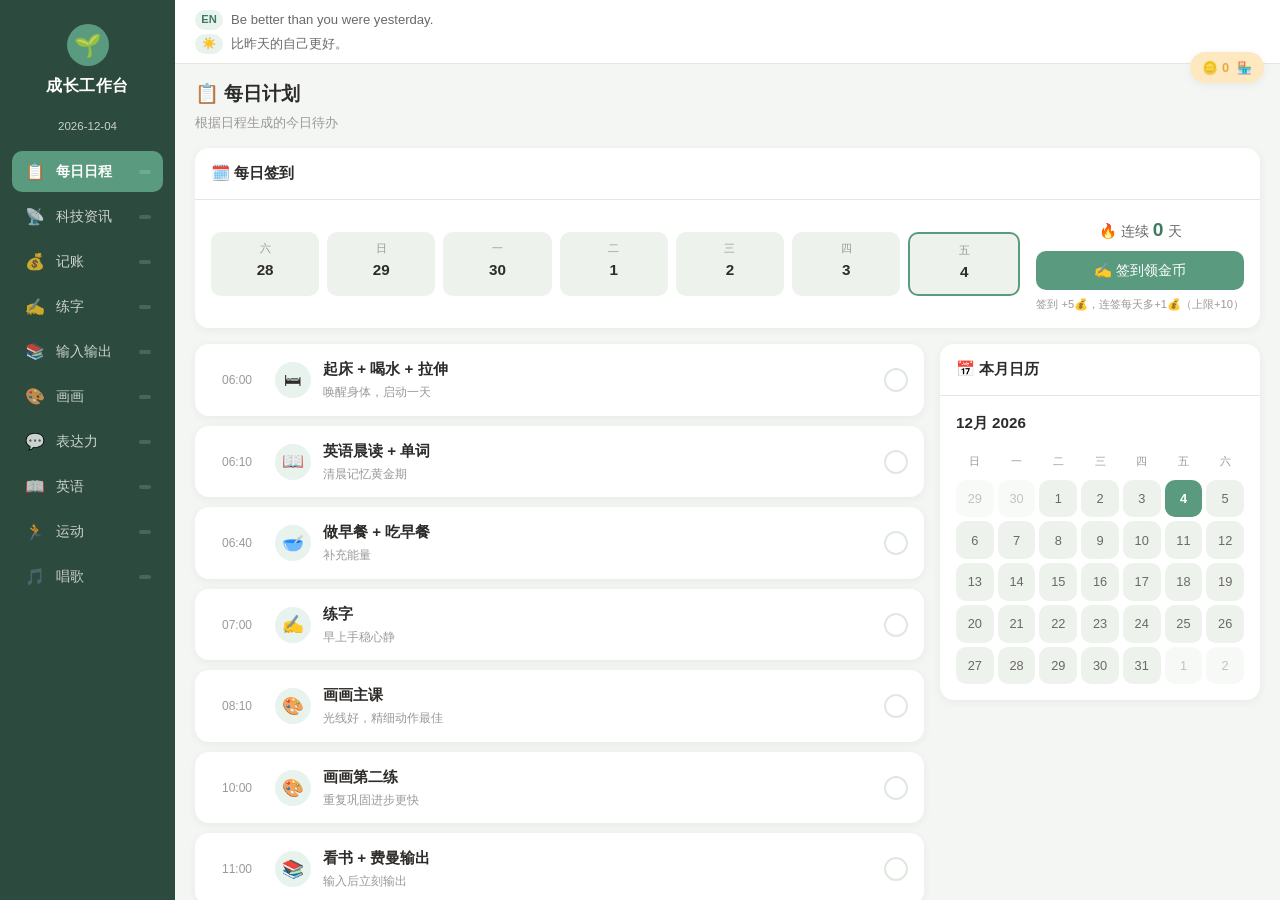
<file: index.html>
<!DOCTYPE html>
<html lang="zh-CN">
<head>
  <meta charset="UTF-8">
  <meta name="viewport" content="width=device-width, initial-scale=1.0, maximum-scale=1.0, user-scalable=no">
  <title>成长工作台</title>
  <meta name="apple-mobile-web-app-capable" content="yes">
  <meta name="apple-mobile-web-app-status-bar-style" content="black-translucent">
  <meta name="apple-mobile-web-app-title" content="成长工作台">
  <meta name="theme-color" content="#2D4A3E">
  <link rel="apple-touch-icon" href="data:image/svg+xml,<svg xmlns='http://www.w3.org/2000/svg' width='180' height='180'><rect width='180' height='180' rx='40' fill='%232D4A3E'/><text x='90' y='120' text-anchor='middle' font-size='100' fill='white'>🌱</text></svg>">
  <link rel="manifest" href="manifest.json">
  <link rel="stylesheet" href="style.css?v=5">
</head>
<body>
  <div class="app-container">
    <!-- 左侧常驻导航 -->
    <nav class="sidebar" id="sidebar">
      <div class="sidebar-logo">
        <div class="logo-icon">🌱</div>
        <h1>成长工作台</h1>
      </div>
      <div class="sidebar-date" id="current-date">--</div>
      <ul class="nav-list" id="nav-list"></ul>
    </nav>

    <!-- 主内容区 -->
    <div class="content-area">
      <!-- 顶部每日好句 -->
      <header class="top-bar" id="top-bar">
        <div class="quote-block quote-en">
          <span class="quote-label">EN</span>
          <span id="daily-en">Loading...</span>
        </div>
        <div class="quote-block quote-cn">
          <span class="quote-label">☀️</span>
          <span id="daily-cn">Loading...</span>
        </div>
      </header>

      <main class="main-content" id="main-content"></main>
    </div>
  </div>
  <script src="resources.js?v=5"></script>
  <script src="app.js?v=5"></script>
</body>
</html>
</file>
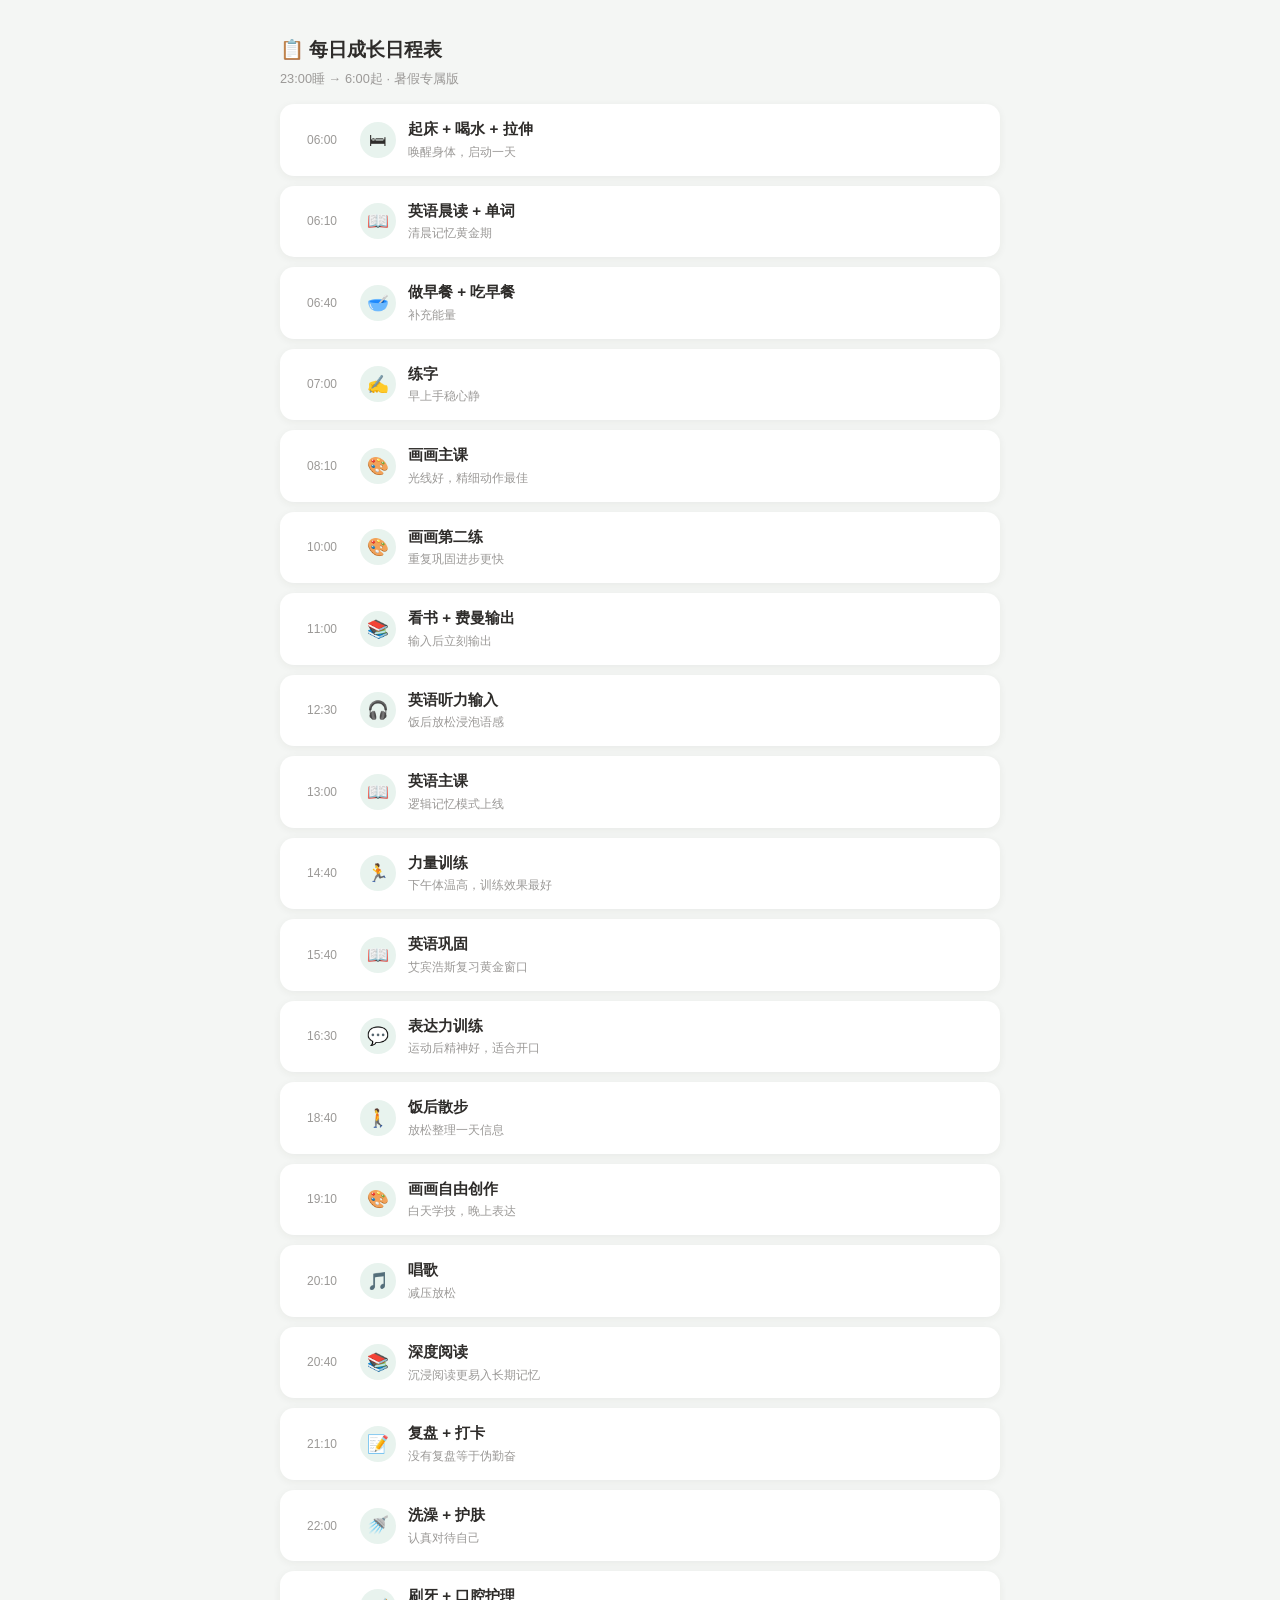
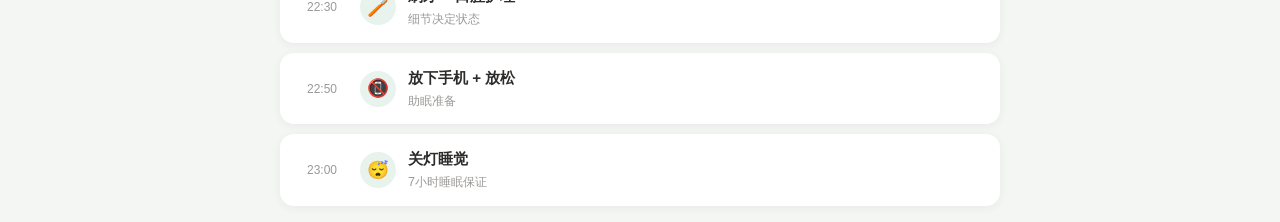
<file: daily-schedule.html>
<!DOCTYPE html>
<html lang="zh-CN">
<head>
  <meta charset="UTF-8">
  <meta name="viewport" content="width=device-width, initial-scale=1.0">
  <title>每日成长日程表</title>
  <link rel="stylesheet" href="style.css">
  <style>
    body { display: block; padding: 16px; }
    .schedule-page { max-width: 720px; margin: 0 auto; }
  </style>
</head>
<body>
  <div class="schedule-page">
    <div class="module-header" style="margin-top:20px">
      <h2>📋 每日成长日程表</h2>
      <p class="module-desc">23:00睡 → 6:00起 · 暑假专属版</p>
    </div>

    <div class="todo-list">
      <div class="todo-item"><div class="todo-time">06:00</div><div class="todo-icon">🛏</div><div class="todo-body"><div class="todo-title">起床 + 喝水 + 拉伸</div><div class="todo-help">唤醒身体，启动一天</div></div></div>
      <div class="todo-item"><div class="todo-time">06:10</div><div class="todo-icon">📖</div><div class="todo-body"><div class="todo-title">英语晨读 + 单词</div><div class="todo-help">清晨记忆黄金期</div></div></div>
      <div class="todo-item"><div class="todo-time">06:40</div><div class="todo-icon">🥣</div><div class="todo-body"><div class="todo-title">做早餐 + 吃早餐</div><div class="todo-help">补充能量</div></div></div>
      <div class="todo-item"><div class="todo-time">07:00</div><div class="todo-icon">✍</div><div class="todo-body"><div class="todo-title">练字</div><div class="todo-help">早上手稳心静</div></div></div>
      <div class="todo-item"><div class="todo-time">08:10</div><div class="todo-icon">🎨</div><div class="todo-body"><div class="todo-title">画画主课</div><div class="todo-help">光线好，精细动作最佳</div></div></div>
      <div class="todo-item"><div class="todo-time">10:00</div><div class="todo-icon">🎨</div><div class="todo-body"><div class="todo-title">画画第二练</div><div class="todo-help">重复巩固进步更快</div></div></div>
      <div class="todo-item"><div class="todo-time">11:00</div><div class="todo-icon">📚</div><div class="todo-body"><div class="todo-title">看书 + 费曼输出</div><div class="todo-help">输入后立刻输出</div></div></div>
      <div class="todo-item"><div class="todo-time">12:30</div><div class="todo-icon">🎧</div><div class="todo-body"><div class="todo-title">英语听力输入</div><div class="todo-help">饭后放松浸泡语感</div></div></div>
      <div class="todo-item"><div class="todo-time">13:00</div><div class="todo-icon">📖</div><div class="todo-body"><div class="todo-title">英语主课</div><div class="todo-help">逻辑记忆模式上线</div></div></div>
      <div class="todo-item"><div class="todo-time">14:40</div><div class="todo-icon">🏃</div><div class="todo-body"><div class="todo-title">力量训练</div><div class="todo-help">下午体温高，训练效果最好</div></div></div>
      <div class="todo-item"><div class="todo-time">15:40</div><div class="todo-icon">📖</div><div class="todo-body"><div class="todo-title">英语巩固</div><div class="todo-help">艾宾浩斯复习黄金窗口</div></div></div>
      <div class="todo-item"><div class="todo-time">16:30</div><div class="todo-icon">💬</div><div class="todo-body"><div class="todo-title">表达力训练</div><div class="todo-help">运动后精神好，适合开口</div></div></div>
      <div class="todo-item"><div class="todo-time">18:40</div><div class="todo-icon">🚶</div><div class="todo-body"><div class="todo-title">饭后散步</div><div class="todo-help">放松整理一天信息</div></div></div>
      <div class="todo-item"><div class="todo-time">19:10</div><div class="todo-icon">🎨</div><div class="todo-body"><div class="todo-title">画画自由创作</div><div class="todo-help">白天学技，晚上表达</div></div></div>
      <div class="todo-item"><div class="todo-time">20:10</div><div class="todo-icon">🎵</div><div class="todo-body"><div class="todo-title">唱歌</div><div class="todo-help">减压放松</div></div></div>
      <div class="todo-item"><div class="todo-time">20:40</div><div class="todo-icon">📚</div><div class="todo-body"><div class="todo-title">深度阅读</div><div class="todo-help">沉浸阅读更易入长期记忆</div></div></div>
      <div class="todo-item"><div class="todo-time">21:10</div><div class="todo-icon">📝</div><div class="todo-body"><div class="todo-title">复盘 + 打卡</div><div class="todo-help">没有复盘等于伪勤奋</div></div></div>
      <div class="todo-item"><div class="todo-time">22:00</div><div class="todo-icon">🚿</div><div class="todo-body"><div class="todo-title">洗澡 + 护肤</div><div class="todo-help">认真对待自己</div></div></div>
      <div class="todo-item"><div class="todo-time">22:30</div><div class="todo-icon">🪥</div><div class="todo-body"><div class="todo-title">刷牙 + 口腔护理</div><div class="todo-help">细节决定状态</div></div></div>
      <div class="todo-item"><div class="todo-time">22:50</div><div class="todo-icon">📵</div><div class="todo-body"><div class="todo-title">放下手机 + 放松</div><div class="todo-help">助眠准备</div></div></div>
      <div class="todo-item"><div class="todo-time">23:00</div><div class="todo-icon">😴</div><div class="todo-body"><div class="todo-title">关灯睡觉</div><div class="todo-help">7小时睡眠保证</div></div></div>
    </div>
  </div>
</body>
</html>
</file>
<file: style.css>
/* ============================================================
   个人成长工作台 — 深绿侧边栏 + 清新卡片风格
   ============================================================ */

:root {
  --bg: #F4F6F4;
  --bg-secondary: #FFFFFF;
  --bg-tertiary: #EDF2ED;
  --sidebar-bg: #2D4A3E;
  --sidebar-active: #5A9A7F;
  --sidebar-text: rgba(255,255,255,0.75);
  --sidebar-text-active: #FFFFFF;
  --green: #5A9A7F;
  --green-light: #E8F3EE;
  --green-dark: #417A62;
  --green-deep: #2D4A3E;
  --text-primary: #2E2C2A;
  --text-secondary: #6B6967;
  --text-muted: #9B9997;
  --gold: #E8A840;
  --gold-light: #FDE8C0;
  --success: #5A9A7F;
  --danger: #D47070;
  --info: #7B9EC8;
  --border: #E0E8E0;
  --shadow-sm: 0 2px 8px rgba(46, 44, 42, 0.06);
  --shadow-md: 0 4px 16px rgba(45, 74, 62, 0.12);
  --radius-sm: 10px;
  --radius-md: 14px;
  --radius-lg: 18px;
  --sidebar-width: 175px;
  --topbar-height: 64px;
  --font-sans: -apple-system, BlinkMacSystemFont, "PingFang SC", "Microsoft YaHei", sans-serif;
}

*, *::before, *::after { box-sizing: border-box; margin: 0; padding: 0; }

html { font-size: 16px; -webkit-font-smoothing: antialiased; }

body {
  font-family: var(--font-sans);
  background: var(--bg);
  color: var(--text-primary);
  line-height: 1.5;
  min-height: 100vh;
  min-height: 100dvh;
  overflow: hidden;
}

/* ---------- 整体布局 ---------- */
.app-container {
  display: flex;
  width: 100vw;
  width: 100dvw;
  max-width: 100vw;
  height: 100vh;
  height: 100dvh;
  overflow: hidden;
}

/* ---------- 左侧导航 ---------- */
.sidebar {
  width: var(--sidebar-width);
  min-width: var(--sidebar-width);
  height: 100vh;
  height: 100dvh;
  background: var(--sidebar-bg);
  border-right: none;
  display: flex;
  flex-direction: column;
  padding: 24px 12px;
  z-index: 100;
}

.sidebar-logo {
  text-align: center;
  margin-bottom: 20px;
}

.logo-icon {
  width: 42px;
  height: 42px;
  margin: 0 auto 8px;
  background: var(--sidebar-active);
  border-radius: 50%;
  display: flex;
  align-items: center;
  justify-content: center;
  font-size: 22px;
}

.sidebar-logo h1 {
  font-size: 1rem;
  font-weight: 700;
  color: var(--sidebar-text-active);
  letter-spacing: 0.5px;
}

.sidebar-date {
  text-align: center;
  font-size: 0.72rem;
  color: var(--sidebar-text);
  margin-bottom: 16px;
}

.nav-list {
  list-style: none;
  flex: 1;
  overflow-y: auto;
}

.nav-item { margin-bottom: 4px; }

.nav-link {
  display: flex;
  align-items: center;
  gap: 10px;
  width: 100%;
  padding: 11px 12px;
  border: none;
  border-radius: var(--radius-sm);
  background: transparent;
  color: var(--sidebar-text);
  font-size: 0.85rem;
  cursor: pointer;
  transition: all 0.15s ease;
}

.nav-link:hover {
  background: rgba(255,255,255,0.08);
  color: var(--sidebar-text-active);
}

.nav-link.active {
  background: var(--sidebar-active);
  color: var(--sidebar-text-active);
  font-weight: 600;
}

.nav-icon {
  width: 22px;
  text-align: center;
  font-size: 1rem;
}

.nav-count {
  margin-left: auto;
  font-size: 0.68rem;
  padding: 2px 6px;
  background: rgba(255,255,255,0.15);
  color: var(--sidebar-text-active);
  border-radius: 10px;
}

/* ---------- 内容区 ---------- */
.content-area {
  flex: 1;
  display: flex;
  flex-direction: column;
  min-width: 0;
  max-width: 100%;
  height: 100vh;
  height: 100dvh;
  overflow: hidden;
}

/* ---------- 顶部每日好句 ---------- */
.top-bar {
  background: var(--bg-secondary);
  border-bottom: 1px solid var(--border);
  display: flex;
  flex-direction: column;
  justify-content: center;
  gap: 4px;
  padding: 8px 20px;
  padding-top: calc(8px + env(safe-area-inset-top, 0px));
  padding-bottom: 8px;
  min-height: calc(var(--topbar-height) + env(safe-area-inset-top, 0px));
}

.quote-block {
  display: flex;
  align-items: center;
  gap: 8px;
  font-size: 0.82rem;
  white-space: nowrap;
  color: var(--text-secondary);
  overflow: hidden;
}

.quote-block span:last-child {
  overflow: hidden;
  text-overflow: ellipsis;
}

.quote-label {
  display: inline-flex;
  align-items: center;
  justify-content: center;
  min-width: 28px;
  height: 20px;
  background: var(--green-light);
  color: var(--green-dark);
  border-radius: 10px;
  font-size: 0.7rem;
  font-weight: 700;
  flex-shrink: 0;
}

.quote-en { font-family: "SF Pro", -apple-system, sans-serif; }

/* ---------- 主内容 ---------- */
.main-content {
  flex: 1;
  overflow-y: auto;
  overflow-x: hidden;
  padding: 16px 20px 32px 20px;
  max-width: 100%;
  width: 100%;
}

/* ---------- 通用面板 ---------- */
.panel {
  background: var(--bg-secondary);
  border-radius: var(--radius-md);
  box-shadow: var(--shadow-sm);
  margin-bottom: 16px;
  overflow: hidden;
}

.panel-header {
  display: flex;
  align-items: center;
  justify-content: space-between;
  padding: 14px 16px;
  border-bottom: 1px solid var(--border);
  font-size: 0.95rem;
  font-weight: 600;
}

.panel-body {
  padding: 16px;
}

/* ---------- 模块标题 ---------- */
.module-header {
  margin-bottom: 16px;
}

.module-header h2 {
  font-size: 1.2rem;
  font-weight: 700;
  margin-bottom: 4px;
}

.module-desc {
  font-size: 0.8rem;
  color: var(--text-muted);
}

/* ---------- 统计卡片 ---------- */
.stats-row {
  display: grid;
  grid-template-columns: repeat(4, 1fr);
  gap: 12px;
  margin-bottom: 16px;
}

.stat-card {
  background: var(--bg-secondary);
  border-radius: var(--radius-md);
  padding: 14px;
  text-align: center;
  box-shadow: var(--shadow-sm);
}

.stat-label {
  font-size: 0.75rem;
  color: var(--text-muted);
  margin-bottom: 6px;
}

.stat-value {
  font-size: 1.4rem;
  font-weight: 700;
  color: var(--green);
}

.stat-unit {
  font-size: 0.75rem;
  font-weight: 400;
  color: var(--text-muted);
}

/* ---------- 今日计划页面 ---------- */
.daily-overview {
  display: grid;
  grid-template-columns: 1fr 320px;
  gap: 16px;
}

.todo-list {
  display: flex;
  flex-direction: column;
  gap: 10px;
}

.todo-item {
  display: flex;
  align-items: center;
  gap: 12px;
  background: var(--bg-secondary);
  border-radius: var(--radius-md);
  padding: 14px 16px;
  box-shadow: var(--shadow-sm);
}

.todo-time {
  font-size: 0.75rem;
  color: var(--text-muted);
  min-width: 52px;
  text-align: center;
}

.todo-icon {
  width: 36px;
  height: 36px;
  border-radius: 50%;
  background: var(--green-light);
  display: flex;
  align-items: center;
  justify-content: center;
  font-size: 1.1rem;
}

.todo-body { flex: 1; min-width: 0; }

.todo-title {
  font-size: 0.95rem;
  font-weight: 600;
  margin-bottom: 2px;
}

.todo-help {
  font-size: 0.78rem;
  color: var(--text-muted);
  white-space: nowrap;
  overflow: hidden;
  text-overflow: ellipsis;
}

.todo-check {
  width: 24px;
  height: 24px;
  border: 2px solid var(--border);
  border-radius: 50%;
  cursor: pointer;
  transition: all 0.15s;
}

.todo-check:hover { border-color: var(--green); }
.todo-check.done {
  background: var(--green);
  border-color: var(--green);
}

/* ---------- 每日签到 ---------- */
.signin-panel { margin-bottom: 16px; }

.signin-row {
  display: flex;
  gap: 16px;
  align-items: center;
}

.signin-grid {
  display: flex;
  gap: 8px;
  flex: 1;
}

.signin-cell {
  flex: 1;
  text-align: center;
  padding: 8px 4px;
  border-radius: var(--radius-sm);
  background: var(--bg-tertiary);
  transition: all 0.15s;
}

.signin-cell.signed {
  background: var(--green-light);
}

.signin-cell.today {
  border: 2px solid var(--green);
}

.signin-day {
  font-size: 0.7rem;
  color: var(--text-muted);
  margin-bottom: 2px;
}

.signin-date {
  font-size: 0.95rem;
  font-weight: 700;
  color: var(--text-primary);
}

.signin-icon {
  font-size: 0.75rem;
  color: var(--green);
  font-weight: 700;
  margin-top: 2px;
}

.signin-action {
  display: flex;
  flex-direction: column;
  align-items: center;
  gap: 6px;
  min-width: 140px;
}

.signin-streak {
  font-size: 0.9rem;
  color: var(--text-secondary);
}

.signin-streak strong {
  color: var(--green-dark);
  font-size: 1.2rem;
}

.signin-btn {
  width: 100%;
  padding: 10px 0 !important;
  font-size: 0.9rem !important;
}

.signin-btn.done {
  background: var(--green-light) !important;
  color: var(--green-dark) !important;
  cursor: default;
}

.signin-hint {
  font-size: 0.7rem;
  color: var(--text-muted);
  text-align: center;
}

/* 日历 */
.calendar-panel { height: fit-content; }

.calendar-header {
  display: flex;
  align-items: center;
  justify-content: space-between;
  font-size: 0.95rem;
  font-weight: 600;
  margin-bottom: 12px;
}

.calendar-grid {
  display: grid;
  grid-template-columns: repeat(7, 1fr);
  gap: 4px;
}

.calendar-weekday {
  text-align: center;
  font-size: 0.7rem;
  color: var(--text-muted);
  padding: 6px 0;
}

.calendar-day {
  aspect-ratio: 1;
  display: flex;
  align-items: center;
  justify-content: center;
  border-radius: var(--radius-sm);
  font-size: 0.8rem;
  background: var(--bg-tertiary);
  color: var(--text-secondary);
}

.calendar-day.today {
  background: var(--green);
  color: #fff;
  font-weight: 700;
}

.calendar-day.other {
  opacity: 0.4;
}

/* ---------- 按钮 ---------- */
.btn {
  display: inline-flex;
  align-items: center;
  justify-content: center;
  gap: 4px;
  padding: 8px 14px;
  border: none;
  border-radius: var(--radius-sm);
  font-size: 0.85rem;
  cursor: pointer;
  transition: all 0.15s;
  background: var(--bg-tertiary);
  color: var(--text-secondary);
}

.btn-primary {
  background: var(--green);
  color: #fff;
}

.btn-primary:hover { background: var(--green-dark); }

.btn-gold {
  background: var(--gold-light);
  color: var(--gold);
}

.btn-sm { padding: 5px 10px; font-size: 0.75rem; }
.btn-ghost { background: transparent; }

/* ---------- 表单 ---------- */
.form-row {
  display: flex;
  gap: 12px;
  margin-bottom: 12px;
}

.form-group {
  flex: 1;
  display: flex;
  flex-direction: column;
  gap: 4px;
}

.form-group label {
  font-size: 0.78rem;
  color: var(--text-muted);
}

input, select, textarea {
  width: 100%;
  box-sizing: border-box;
  padding: 10px 12px;
  border: 1px solid var(--border);
  border-radius: var(--radius-sm);
  font-size: 0.85rem;
  background: var(--bg);
  color: var(--text-primary);
}

textarea {
  min-height: 80px;
  resize: vertical;
}

/* ---------- 金币栏 ---------- */
.coin-bar {
  position: fixed;
  top: calc(52px + env(safe-area-inset-top, 0px));
  right: 16px;
  z-index: 300;
}

.coin-bar-inner {
  display: flex;
  align-items: center;
  gap: 8px;
  background: var(--gold-light);
  color: var(--gold);
  padding: 6px 12px;
  border-radius: 20px;
  font-size: 0.8rem;
  font-weight: 600;
  box-shadow: var(--shadow-sm);
}

.coin-bar-inner button {
  background: transparent;
  border: none;
  color: var(--gold);
  cursor: pointer;
  font-size: 0.75rem;
}

/* ---------- 学习资源 ---------- */
.stage-section {
  margin-bottom: 16px;
  padding: 14px;
  background: var(--bg);
  border-radius: var(--radius-md);
}

.stage-header {
  display: flex;
  align-items: center;
  gap: 8px;
  margin-bottom: 10px;
  font-size: 0.9rem;
}

.stage-badge {
  padding: 3px 8px;
  background: var(--green-light);
  color: var(--green-dark);
  border-radius: 10px;
  font-size: 0.72rem;
}

/* 锁定阶段 */
.stage-locked {
  opacity: 0.55;
  background: #F0F0F0;
}
.stage-locked .stage-badge {
  background: #E0E0E0;
  color: #999;
}
.stage-lock-hint {
  font-size: 0.75rem;
  color: var(--text-muted);
  padding: 4px 0;
}

/* 每日小技巧 */
.daily-tip {
  background: linear-gradient(135deg, var(--green-light) 0%, #F0F7F2 100%);
  border-left: 3px solid var(--green);
  border-radius: var(--radius-sm);
  padding: 10px 14px;
  margin-bottom: 16px;
  font-size: 0.82rem;
  color: var(--green-dark);
  line-height: 1.5;
}

@media (max-width: 768px) {
  .daily-tip {
    font-size: 0.78rem;
    padding: 8px 12px;
  }
  .stage-locked {
    opacity: 0.5;
  }
}
.resource-list { display: flex; flex-direction: column; gap: 10px; }

.resource-item {
  padding: 12px;
  background: var(--bg-secondary);
  border-radius: var(--radius-sm);
  border-left: 3px solid var(--green);
}

.resource-item a {
  color: var(--text-primary);
  font-weight: 600;
  text-decoration: none;
  font-size: 0.9rem;
}

.resource-meta {
  display: flex;
  gap: 10px;
  margin-top: 4px;
  font-size: 0.72rem;
  color: var(--text-muted);
}

.resource-tip {
  font-size: 0.78rem;
  color: var(--text-secondary);
  margin-top: 6px;
}

/* ---------- 单词本 ---------- */
.vocab-header {
  display: grid;
  grid-template-columns: repeat(2, 1fr);
  gap: 12px;
  margin-bottom: 16px;
}

.vocab-stat {
  background: linear-gradient(135deg, var(--green) 0%, var(--green-dark) 100%);
  border-radius: var(--radius-md);
  padding: 18px;
  text-align: center;
  color: #fff;
  box-shadow: var(--shadow-sm);
}

.vocab-stat-value {
  font-size: 2rem;
  font-weight: 700;
  color: #fff;
}

.vocab-stat-label {
  font-size: 0.75rem;
  color: rgba(255,255,255,0.85);
  margin-top: 4px;
}

.vocab-section-header {
  display: flex;
  align-items: center;
  justify-content: space-between;
  margin-bottom: 14px;
}

.vocab-section-title {
  display: flex;
  align-items: center;
  gap: 8px;
  font-size: 1rem;
  font-weight: 700;
}

.vocab-count {
  background: var(--green-light);
  color: var(--green-dark);
  font-size: 0.72rem;
  padding: 2px 8px;
  border-radius: 10px;
  font-weight: 600;
}

.word-form {
  display: flex;
  gap: 8px;
  margin-bottom: 16px;
}

.word-form input {
  flex: 1;
}

.word-list {
  display: flex;
  flex-direction: column;
  gap: 10px;
}

.word-item {
  display: flex;
  align-items: center;
  gap: 12px;
  padding: 14px;
  background: var(--bg-secondary);
  border-radius: var(--radius-md);
  box-shadow: var(--shadow-sm);
}

.word-star {
  font-size: 1.1rem;
  color: var(--gold);
  cursor: pointer;
  opacity: 0.3;
}

.word-star.active { opacity: 1; }

.word-main { flex: 1; min-width: 0; }

.word-term {
  font-size: 1.1rem;
  font-weight: 700;
  color: var(--text-primary);
}

.word-phonetic {
  font-size: 0.78rem;
  color: var(--text-muted);
  margin-top: 1px;
}

.word-meaning {
  font-size: 0.85rem;
  color: var(--text-secondary);
  margin-top: 4px;
}

.word-actions {
  display: flex;
  gap: 6px;
}

.word-actions .btn {
  background: var(--green-light);
  color: var(--green-dark);
  border-radius: 12px;
  padding: 5px 12px;
  font-size: 0.75rem;
}

.word-actions .btn-learn {
  background: var(--green);
  color: #fff;
}

.word-review {
  font-size: 0.72rem;
  color: var(--green-dark);
  background: var(--green-light);
  padding: 2px 6px;
  border-radius: 10px;
}

/* ---------- 打卡列表 ---------- */
.checkin-list { display: flex; flex-direction: column; gap: 10px; }

.checkin-item {
  display: flex;
  align-items: flex-start;
  gap: 12px;
  padding: 12px;
  background: var(--bg);
  border-radius: var(--radius-md);
}

.checkin-thumb {
  width: 48px;
  height: 48px;
  border-radius: var(--radius-sm);
  object-fit: cover;
}

.checkin-info { flex: 1; }

.checkin-info .date {
  font-size: 0.78rem;
  color: var(--text-muted);
}

.checkin-info .duration {
  font-size: 0.9rem;
  font-weight: 600;
  margin-top: 2px;
}

.checkin-info .note {
  font-size: 0.8rem;
  color: var(--text-secondary);
  margin-top: 4px;
}

/* ---------- 记账 ---------- */
.finance-form { display: flex; flex-direction: column; gap: 12px; }
.finance-type-toggle { display: flex; gap: 8px; }
.finance-type-btn {
  flex: 1;
  padding: 8px;
  border: 1px solid var(--border);
  background: var(--bg-secondary);
  border-radius: var(--radius-sm);
  cursor: pointer;
}
.finance-type-btn.active {
  background: var(--green-light);
  border-color: var(--green);
  color: var(--green-dark);
  font-weight: 600;
}

.finance-list { display: flex; flex-direction: column; gap: 10px; }
.finance-item {
  display: flex;
  align-items: center;
  justify-content: space-between;
  padding: 12px;
  background: var(--bg);
  border-radius: var(--radius-md);
}
.finance-item-left { display: flex; align-items: center; gap: 10px; flex: 1; min-width: 0; }
.finance-cat-icon { font-size: 1.2rem; }
.finance-item-amount { font-weight: 700; }
.finance-expense { color: var(--danger); }
.finance-income { color: var(--success); }

/* ---------- 科技资讯 ---------- */
.news-tabs {
  display: flex;
  gap: 8px;
  margin-bottom: 16px;
}
.news-tab {
  padding: 8px 14px;
  border: none;
  border-radius: var(--radius-sm);
  background: var(--bg-secondary);
  color: var(--text-secondary);
  cursor: pointer;
  font-size: 0.82rem;
}
.news-tab.active {
  background: var(--green-light);
  color: var(--green-dark);
  font-weight: 600;
}
.news-item {
  padding: 14px;
  background: var(--bg-secondary);
  border-radius: var(--radius-md);
  margin-bottom: 10px;
}
.news-item-header {
  display: flex;
  gap: 10px;
  font-size: 0.72rem;
  color: var(--text-muted);
  margin-bottom: 6px;
}
.news-title { font-size: 0.95rem; font-weight: 600; }
.news-summary { font-size: 0.8rem; color: var(--text-secondary); margin-top: 6px; }

/* ---------- 奖励商店 ---------- */
.shop-grid {
  display: grid;
  grid-template-columns: repeat(auto-fill, minmax(140px, 1fr));
  gap: 12px;
}
.shop-item {
  background: var(--bg-secondary);
  border-radius: var(--radius-md);
  padding: 14px;
  text-align: center;
  box-shadow: var(--shadow-sm);
}
.shop-item-icon { font-size: 2rem; margin-bottom: 6px; }
.shop-item-name { font-size: 0.85rem; font-weight: 600; }
.shop-item-desc { font-size: 0.72rem; color: var(--text-muted); margin: 4px 0; }
.shop-item-cost { color: var(--gold); font-weight: 700; font-size: 0.9rem; }
.shop-item-locked { opacity: 0.5; }

/* ---------- 空状态 ---------- */
.empty-state {
  text-align: center;
  padding: 32px;
  color: var(--text-muted);
}
.empty-icon { font-size: 2.5rem; margin-bottom: 8px; }

/* ---------- 滚动条 ---------- */
::-webkit-scrollbar { width: 6px; height: 6px; }
::-webkit-scrollbar-thumb { background: var(--border); border-radius: 3px; }

/* ---------- 响应式：手机端 ---------- */
@media (max-width: 768px) {
  :root {
    --sidebar-width: 68px;
    --topbar-height: 56px;
  }

  .app-container {
    width: 100dvw;
    max-width: 100dvw;
    overflow: hidden;
  }

  .content-area {
    max-width: 100%;
    overflow-x: hidden;
  }

  .top-bar {
    padding: 6px 12px;
    padding-top: calc(6px + env(safe-area-inset-top, 0px));
    gap: 4px;
    min-height: calc(52px + env(safe-area-inset-top, 0px));
  }

  .quote-block {
    font-size: 0.75rem;
  }

  .coin-bar {
    top: calc(46px + env(safe-area-inset-top, 0px));
    right: 12px;
  }

  .coin-bar-inner {
    padding: 4px 8px;
    font-size: 0.72rem;
  }

  .sidebar {
    padding: 16px 6px;
    padding-top: calc(16px + env(safe-area-inset-top, 0px));
  }

  .sidebar-logo h1,
  .sidebar-date,
  .nav-link span:not(.nav-icon),
  .nav-count {
    display: none;
  }

  .logo-icon {
    width: 38px;
    height: 38px;
    font-size: 20px;
  }

  .nav-link {
    justify-content: center;
    padding: 12px 0;
  }

  .nav-icon {
    width: auto;
    font-size: 1.25rem;
  }

  .main-content { 
    padding: 12px;
    overflow-x: hidden;
    max-width: 100%;
  }

  .stats-row { grid-template-columns: repeat(2, 1fr); }
  .daily-overview { grid-template-columns: 1fr; }
  .calendar-panel { order: -1; }
  .word-form { flex-direction: column; }
  .signin-row { flex-direction: column; }
  .signin-action { min-width: auto; width: 100%; }
  .word-item { flex-wrap: wrap; }
  .word-actions { width: 100%; justify-content: flex-end; margin-top: 8px; }
  .vocab-header { grid-template-columns: repeat(2, 1fr); }
}
</file>
